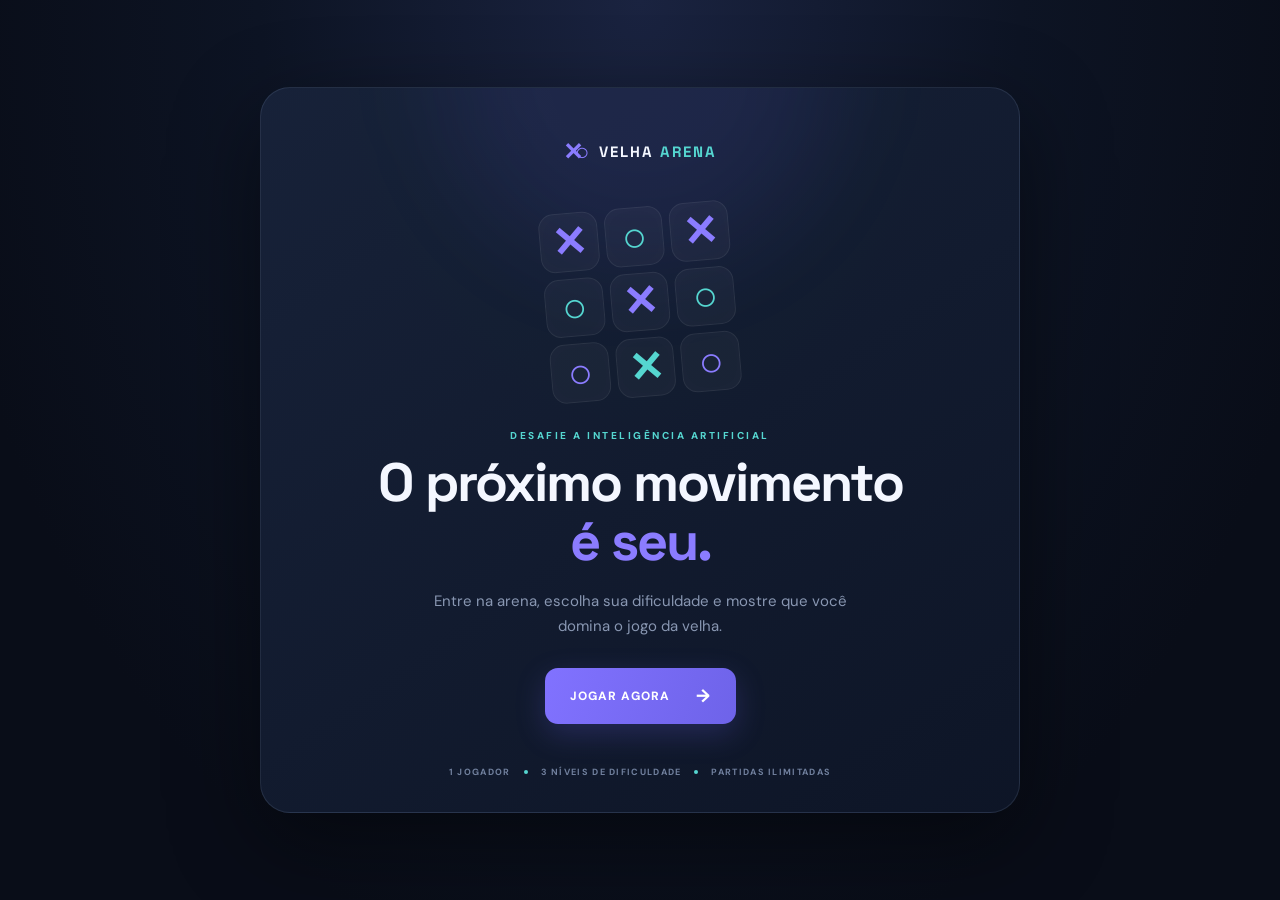
<file: index.html>
<!DOCTYPE html>
<html lang="pt-BR">
<head>
  <meta charset="UTF-8">
  <meta name="viewport" content="width=device-width, initial-scale=1.0">
  <title>Velha Arena | Início</title>
  <link rel="stylesheet" href="style.css">
</head>
<body class="home-page">
  <main class="home-card">
    <div class="brand"><span class="brand-icon">✕○</span><span>VELHA<span class="brand-accent"> ARENA</span></span></div>
    <div class="hero-mark" aria-hidden="true"><span>✕</span><span>○</span><span>✕</span><span>○</span><span>✕</span><span>○</span><span>○</span><span>✕</span><span>○</span></div>
    <p class="eyebrow">DESAFIE A INTELIGÊNCIA ARTIFICIAL</p>
    <h1>O próximo movimento<br><span>é seu.</span></h1>
    <p class="intro">Entre na arena, escolha sua dificuldade e mostre que você domina o jogo da velha.</p>
    <a class="primary-button" href="dificuldade.html">JOGAR AGORA <span>→</span></a>
    <div class="home-footer"><span>1 JOGADOR</span><i></i><span>3 NÍVEIS DE DIFICULDADE</span><i></i><span>PARTIDAS ILIMITADAS</span></div>
  </main>
  <script src="script.js"></script>
</body>
</html>
</file>
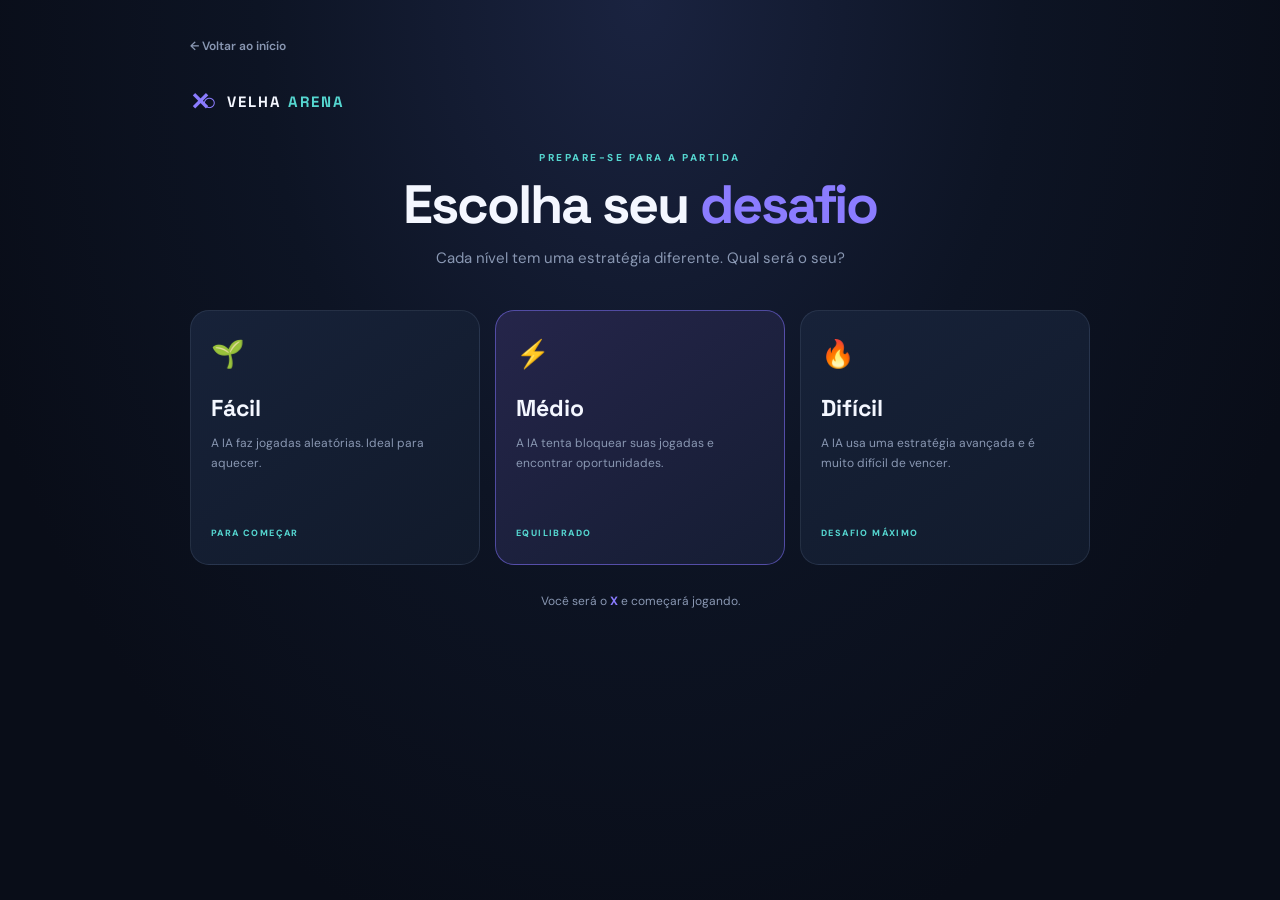
<file: dificuldade.html>
<!DOCTYPE html>
<html lang="pt-BR">
<head>
  <meta charset="UTF-8">
  <meta name="viewport" content="width=device-width, initial-scale=1.0">
  <title>Velha Arena | Dificuldade</title>
  <link rel="stylesheet" href="style.css">
</head>
<body>
  <main class="selection-wrap">
    <a class="back-link" href="index.html">← Voltar ao início</a>
    <div class="brand small-brand"><span class="brand-icon">✕○</span><span>VELHA<span class="brand-accent"> ARENA</span></span></div>
    <p class="eyebrow">PREPARE-SE PARA A PARTIDA</p>
    <h1>Escolha seu <span>desafio</span></h1>
    <p class="intro centered">Cada nível tem uma estratégia diferente. Qual será o seu?</p>
    <section class="difficulty-grid">
      <button class="difficulty-card" data-level="facil">
        <span class="level-icon">🌱</span><span class="level-name">Fácil</span>
        <span class="level-desc">A IA faz jogadas aleatórias. Ideal para aquecer.</span>
        <span class="level-tag">PARA COMEÇAR</span>
      </button>
      <button class="difficulty-card featured" data-level="medio">
        <span class="level-icon">⚡</span><span class="level-name">Médio</span>
        <span class="level-desc">A IA tenta bloquear suas jogadas e encontrar oportunidades.</span>
        <span class="level-tag">EQUILIBRADO</span>
      </button>
      <button class="difficulty-card" data-level="dificil">
        <span class="level-icon">🔥</span><span class="level-name">Difícil</span>
        <span class="level-desc">A IA usa uma estratégia avançada e é muito difícil de vencer.</span>
        <span class="level-tag">DESAFIO MÁXIMO</span>
      </button>
    </section>
    <p class="selection-hint">Você será o <b class="x-text">X</b> e começará jogando.</p>
  </main>
  <script src="script.js"></script>
</body>
</html>
</file>
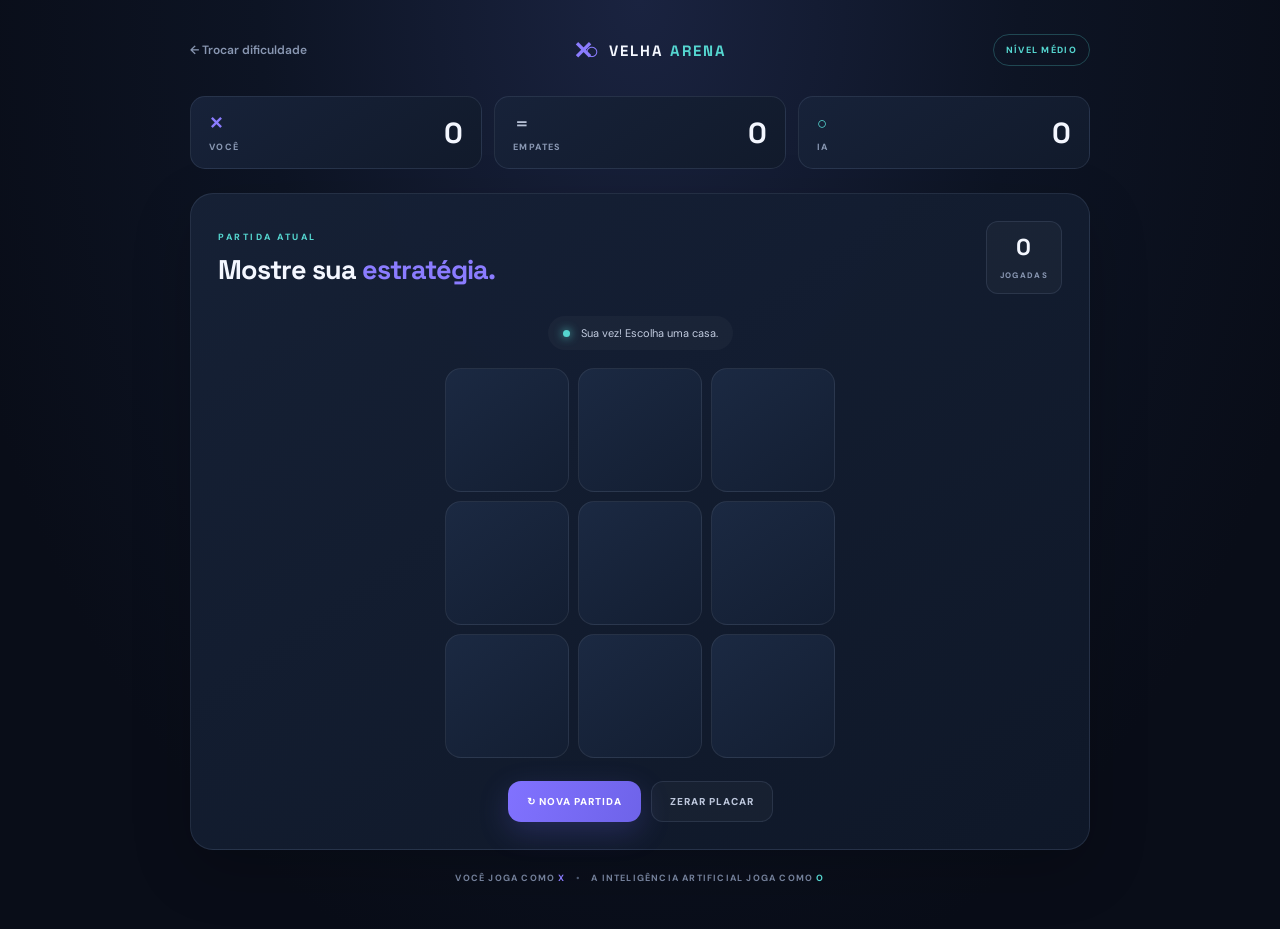
<file: jogo.html>
<!DOCTYPE html>
<html lang="pt-BR">
<head>
  <meta charset="UTF-8">
  <meta name="viewport" content="width=device-width, initial-scale=1.0">
  <title>Velha Arena | Partida</title>
  <link rel="stylesheet" href="style.css">
</head>
<body>
  <main class="game-wrap">
    <header class="game-header">
      <a class="back-link" href="dificuldade.html">← Trocar dificuldade</a>
      <div class="brand small-brand"><span class="brand-icon">✕○</span><span>VELHA<span class="brand-accent"> ARENA</span></span></div>
      <span class="level-indicator" id="levelIndicator">NÍVEL MÉDIO</span>
    </header>

    <section class="scoreboard">
      <article class="score-card player-score"><span class="score-symbol">✕</span><span class="score-label">VOCÊ</span><strong id="playerScore">0</strong></article>
      <article class="score-card draw-score"><span class="score-symbol">＝</span><span class="score-label">EMPATES</span><strong id="drawScore">0</strong></article>
      <article class="score-card ai-score"><span class="score-symbol">○</span><span class="score-label">IA</span><strong id="aiScore">0</strong></article>
    </section>

    <section class="arena">
      <div class="turn-row">
        <div><p class="eyebrow">PARTIDA ATUAL</p><h1>Mostre sua <span>estratégia.</span></h1></div>
        <div class="moves-box"><strong id="moveCount">0</strong><span>JOGADAS</span></div>
      </div>
      <div class="status-pill" id="status" aria-live="polite"><span class="status-dot"></span> Sua vez! Escolha uma casa.</div>
      <div class="board" id="board" role="grid" aria-label="Tabuleiro do jogo da velha">
        <button class="cell" data-index="0" aria-label="Casa 1"></button>
        <button class="cell" data-index="1" aria-label="Casa 2"></button>
        <button class="cell" data-index="2" aria-label="Casa 3"></button>
        <button class="cell" data-index="3" aria-label="Casa 4"></button>
        <button class="cell" data-index="4" aria-label="Casa 5"></button>
        <button class="cell" data-index="5" aria-label="Casa 6"></button>
        <button class="cell" data-index="6" aria-label="Casa 7"></button>
        <button class="cell" data-index="7" aria-label="Casa 8"></button>
        <button class="cell" data-index="8" aria-label="Casa 9"></button>
      </div>
      <div class="game-actions">
        <button class="primary-button compact" id="newGame">↻ NOVA PARTIDA</button>
        <button class="secondary-button" id="resetScore">ZERAR PLACAR</button>
      </div>
    </section>
    <footer class="game-footer">VOCÊ JOGA COMO <b class="x-text">X</b> <span>•</span> A INTELIGÊNCIA ARTIFICIAL JOGA COMO <b class="o-text">O</b></footer>
  </main>
  <script src="script.js"></script>
</body>
</html>
</file>
<file: style.css>
@import url('https://fonts.googleapis.com/css2?family=DM+Sans:wght@400;500;600;700;800&family=Space+Grotesk:wght@400;500;600;700&display=swap');

:root{--bg:#090d18;--panel:#111a2b;--panel2:#151f33;--line:rgba(164,183,220,.13);--muted:#8997b2;--text:#f4f7ff;--purple:#8b7cff;--cyan:#55d6d0;--red:#ff718d}
*{box-sizing:border-box}
body{margin:0;min-height:100vh;background:radial-gradient(ellipse at 50% 0%,#1a2340 0%,#0d1424 42%,var(--bg) 78%);color:var(--text);font-family:'DM Sans',sans-serif}
a{color:inherit;text-decoration:none}
button{font:inherit}
.home-page{display:grid;place-items:center;padding:28px}
.home-card{width:min(100%,760px);text-align:center;padding:48px 42px 34px;background:linear-gradient(145deg,rgba(24,35,58,.96),rgba(14,22,39,.96));border:1px solid var(--line);border-radius:30px;box-shadow:0 28px 90px #0007;position:relative;overflow:hidden}
.home-card:before{content:"";position:absolute;width:380px;height:380px;border-radius:50%;background:#786aff18;filter:blur(50px);top:-210px;left:calc(50% - 190px);pointer-events:none}
.brand{display:flex;align-items:center;justify-content:center;gap:10px;font:700 15px 'Space Grotesk',sans-serif;letter-spacing:2px;position:relative}
.brand-icon{font-size:24px;letter-spacing:-8px;padding-right:8px;color:var(--purple)}
.brand-accent{color:var(--cyan)}
.hero-mark{width:190px;height:190px;margin:40px auto 32px;display:grid;grid-template-columns:repeat(3,1fr);gap:7px;transform:rotate(-5deg)}
.hero-mark span{display:grid;place-items:center;background:#ffffff08;border:1px solid #ffffff12;border-radius:15px;color:var(--purple);font:700 42px 'Space Grotesk';box-shadow:inset 0 0 20px #ffffff05}
.hero-mark span:nth-child(even){color:var(--cyan)}
.eyebrow{font-size:10px;letter-spacing:2.5px;font-weight:800;color:var(--cyan);margin:0 0 12px}
h1{font:700 clamp(34px,6vw,54px)/1.08 'Space Grotesk',sans-serif;letter-spacing:-2px;margin:0}
h1 span{color:var(--purple)}
.intro{max-width:460px;margin:18px auto 28px;color:var(--muted);line-height:1.7;font-size:15px}
.primary-button{display:inline-flex;align-items:center;justify-content:center;gap:26px;padding:16px 25px;border:0;border-radius:13px;background:linear-gradient(110deg,#8172ff,#6e63e9);color:white;font-size:12px;font-weight:800;letter-spacing:1px;box-shadow:0 10px 30px #7569ff35;cursor:pointer;transition:.2s}
.primary-button:hover{transform:translateY(-2px);filter:brightness(1.1)}
.primary-button span{font-size:18px}
.home-footer{display:flex;align-items:center;justify-content:center;gap:13px;flex-wrap:wrap;margin-top:42px;color:#71809e;font-size:9px;letter-spacing:1.3px;font-weight:700}
.home-footer i{width:4px;height:4px;border-radius:50%;background:var(--cyan)}
.selection-wrap,.game-wrap{width:min(100% - 36px,900px);margin:0 auto;padding:34px 0 45px}
.back-link{display:inline-block;color:var(--muted);font-size:12px;font-weight:600;margin-bottom:32px;transition:.2s}
.back-link:hover{color:white}
.small-brand{margin-bottom:34px;justify-content:flex-start}
.selection-wrap>.eyebrow,.selection-wrap>h1,.selection-wrap>.intro{text-align:center}
.centered{margin-top:12px}
.difficulty-grid{display:grid;grid-template-columns:repeat(3,1fr);gap:15px;margin-top:38px}
.difficulty-card{min-height:255px;padding:25px 20px;background:linear-gradient(145deg,#172239,#111a2b);border:1px solid var(--line);border-radius:19px;color:var(--text);text-align:left;display:flex;flex-direction:column;align-items:flex-start;cursor:pointer;transition:.2s}
.difficulty-card:hover,.difficulty-card:focus-visible{transform:translateY(-5px);border-color:#8b7cff99;outline:none;box-shadow:0 15px 40px #0004}
.difficulty-card.featured{border-color:#8172ff88;background:linear-gradient(145deg,#25254a,#151d33)}
.level-icon{font-size:27px;margin-bottom:22px}
.level-name{font:700 23px 'Space Grotesk';margin-bottom:10px}
.level-desc{font-size:12px;line-height:1.7;color:var(--muted);min-height:62px}
.level-tag{font-size:9px;letter-spacing:1.4px;font-weight:800;color:var(--cyan);margin-top:auto;padding-top:16px}
.selection-hint{text-align:center;color:var(--muted);font-size:12px;margin-top:28px}
.x-text{color:var(--purple)}.o-text{color:var(--cyan)}
.game-header{display:flex;align-items:center;justify-content:space-between;gap:15px;margin-bottom:30px}
.game-header .back-link{margin:0}
.game-header .small-brand{margin:0}
.level-indicator{font-size:9px;letter-spacing:1.3px;color:var(--cyan);border:1px solid #55d6d044;padding:9px 12px;border-radius:30px;font-weight:800}
.scoreboard{display:grid;grid-template-columns:repeat(3,1fr);gap:12px;margin-bottom:24px}
.score-card{background:linear-gradient(145deg,#172239,#111a2b);border:1px solid var(--line);border-radius:15px;padding:15px 18px;display:grid;grid-template-columns:1fr auto;align-items:center}
.score-symbol{grid-column:1;grid-row:1;color:var(--purple);font-size:17px;font-weight:800}
.ai-score .score-symbol{color:var(--cyan)}.draw-score .score-symbol{color:#b7c1d6}
.score-label{grid-column:1;grid-row:2;font-size:9px;letter-spacing:1.4px;color:var(--muted);font-weight:800;margin-top:6px}
.score-card strong{grid-column:2;grid-row:1/3;font:700 29px 'Space Grotesk'}
.arena{background:linear-gradient(145deg,rgba(22,33,54,.98),rgba(15,24,41,.98));border:1px solid var(--line);border-radius:23px;padding:27px;box-shadow:0 20px 60px #0003}
.turn-row{display:flex;justify-content:space-between;align-items:center;gap:15px}
.turn-row h1{font-size:27px;letter-spacing:-1px}
.turn-row .eyebrow{font-size:9px}
.moves-box{min-width:76px;text-align:center;padding:10px 13px;background:#ffffff08;border:1px solid var(--line);border-radius:12px}
.moves-box strong{display:block;font:700 23px 'Space Grotesk'}
.moves-box span{font-size:8px;letter-spacing:1.3px;color:var(--muted);font-weight:800}
.status-pill{width:fit-content;max-width:100%;margin:22px auto 18px;padding:10px 15px;border-radius:30px;background:#ffffff08;color:#c2cce0;font-size:11px;text-align:center}
.status-dot{display:inline-block;width:7px;height:7px;border-radius:50%;background:var(--cyan);margin-right:8px;box-shadow:0 0 10px var(--cyan)}
.board{width:min(100%,390px);aspect-ratio:1;margin:0 auto;display:grid;grid-template-columns:repeat(3,1fr);gap:9px}
.cell{border:1px solid #ffffff13;border-radius:16px;background:linear-gradient(145deg,#1b2942,#131e32);display:grid;place-items:center;color:var(--purple);font:700 clamp(38px,9vw,65px) 'Space Grotesk';cursor:pointer;transition:.15s;aspect-ratio:1}
.cell:hover:empty{background:#263653;border-color:#8b7cff77}
.cell:disabled{cursor:default}
.cell.o{color:var(--cyan)}.cell.winner{background:#7569ff2b;border-color:var(--purple);box-shadow:0 0 25px #7569ff30}
.game-actions{display:flex;justify-content:center;gap:10px;flex-wrap:wrap;margin-top:23px}
.compact{padding:13px 19px;font-size:10px;gap:0}
.secondary-button{padding:13px 18px;border:1px solid var(--line);border-radius:12px;background:#ffffff08;color:#bdc7dc;font-size:10px;font-weight:800;letter-spacing:1px;cursor:pointer;transition:.2s}
.secondary-button:hover{background:#ffffff13;color:white}
.game-footer{text-align:center;color:#74819b;font-size:9px;letter-spacing:1.2px;font-weight:700;margin-top:22px}
.game-footer span{padding:0 7px;color:#4c5870}
@media(max-width:650px){.home-card{padding:35px 20px 25px}.hero-mark{width:155px;height:155px;margin:32px auto 28px}.hero-mark span{font-size:34px}.home-footer{gap:8px;font-size:8px}.difficulty-grid{grid-template-columns:1fr;gap:10px;margin-top:25px}.difficulty-card{min-height:0;padding:18px;display:grid;grid-template-columns:42px 1fr;column-gap:12px}.level-icon{grid-row:1/3;margin:0;align-self:center}.level-name{font-size:19px;margin:0}.level-desc{grid-column:2;min-height:0;margin-top:5px}.level-tag{grid-column:2;padding-top:12px}.game-wrap{width:min(100% - 24px,520px);padding-top:22px}.game-header{flex-wrap:wrap}.game-header .small-brand{order:-1;width:100%;justify-content:center;margin-bottom:10px}.game-header .back-link{margin:0}.level-indicator{margin-left:auto}.scoreboard{gap:7px}.score-card{padding:12px 10px}.score-card strong{font-size:24px}.score-label{font-size:8px}.arena{padding:20px 13px}.turn-row h1{font-size:22px}.board{gap:7px}.cell{border-radius:12px}.game-footer{line-height:2}}
@media(max-width:370px){.score-card{padding:10px 7px}.score-card strong{font-size:21px}.score-symbol{font-size:14px}.score-label{letter-spacing:.8px}.game-actions>*{width:100%}}
</file>
